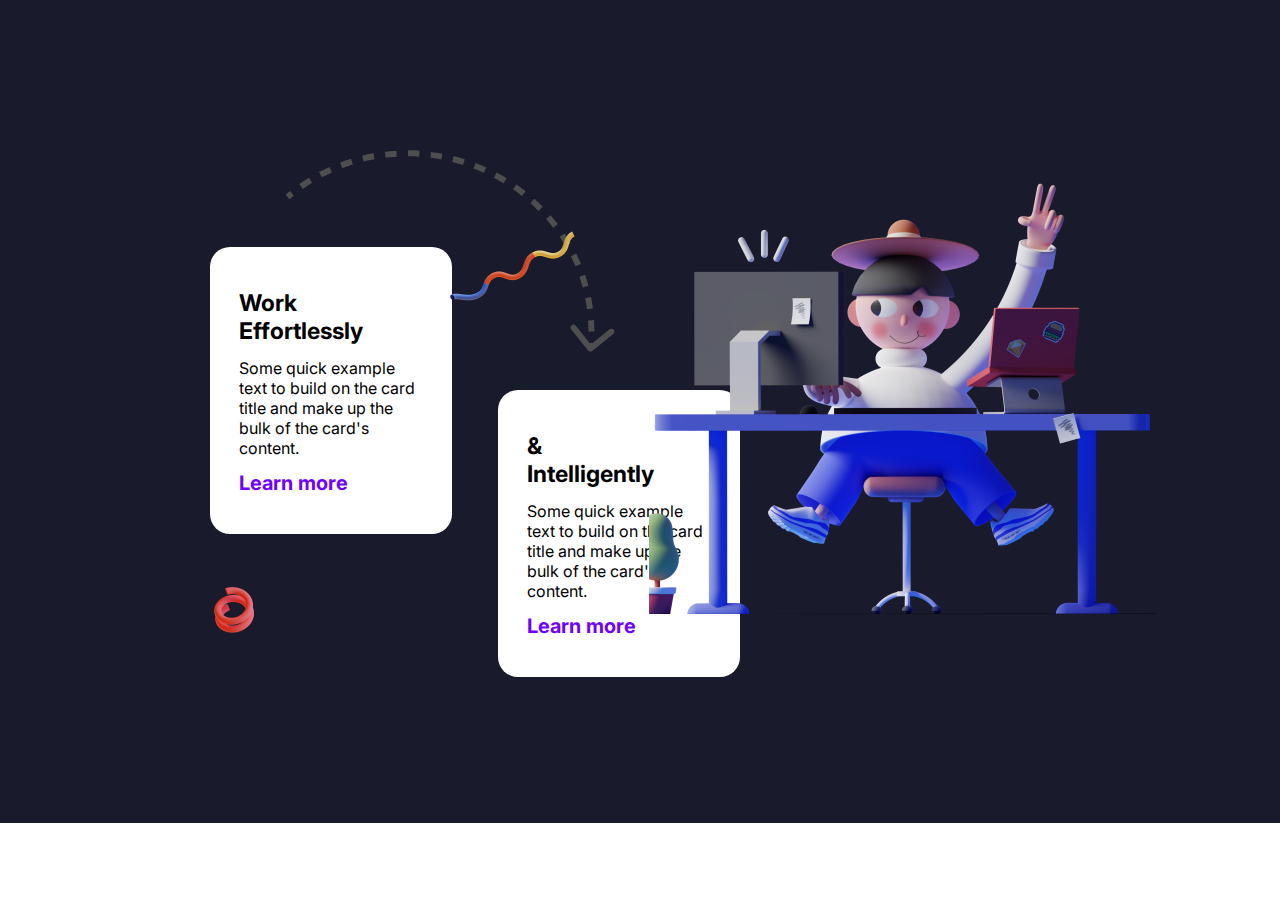
<file: Figma/try conversion/1.SImple page/index.html>
<!DOCTYPE html>
<html>
  <head>
    <meta charset="utf-8" />
    <meta name="viewport" content="initial-scale=1, width=device-width" />
    <link rel="stylesheet" href="./global.css" />
    <link rel="stylesheet" href="./index.css" />
    <link
      rel="stylesheet"
      href="https://fonts.googleapis.com/css2?family=Inter:wght@400;700&display=swap"
    />
  </head>
  <body>
    <div class="desktop-4">
      <div class="work-effortlessly-parent">
        <b class="work-effortlessly">Work Effortlessly</b>
        <div class="some-quick-example">
          Some quick example text to build on the card title and make up the
          bulk of the card's content.
        </div>
        <b class="learn-more">Learn more</b>
      </div>
      <div class="intelligently-parent">
        <b class="work-effortlessly">
          <p class="p">&</p>
          <p class="p">Intelligently</p>
        </b>
        <div class="some-quick-example">
          Some quick example text to build on the card title and make up the
          bulk of the card's content.
        </div>
        <b class="learn-more">Learn more</b>
      </div>
      <img class="desktop-4-child" alt="" src="./public/ellipse-1.svg" />

      <img class="desktop-4-item" alt="" src="./public/frame-1@2x.png" />

      <img class="doodle-7-1-icon" alt="" src="./public/doodle7-1@2x.png" />

      <img class="doodle-4-1-icon" alt="" src="./public/doodle4-1@2x.png" />
    </div>
  </body>
</html>
</file>
<file: Figma/try conversion/1.SImple page/global.css>
body {
  margin: 0;
  line-height: normal;
}

:root {
  /* fonts */
  --font-inter: Inter;

  /* font sizes */
  --font-size-xl: 20px;
  --font-size-base: 16px;
  --font-size-4xl: 23px;

  /* Colors */
  --color-white: #fff;
  --color-blue: #7000ff;
  --color-black: #000;

  /* border radiuses */
  --br-xl: 20px;
}
</file>
<file: Figma/try conversion/1.SImple page/index.css>
.learn-more,
.some-quick-example,
.work-effortlessly {
  position: absolute;
  top: 42px;
  left: 29px;
  display: inline-block;
  width: 169px;
  height: 60px;
}
.learn-more,
.some-quick-example {
  top: 111px;
  font-size: var(--font-size-base);
  width: 184px;
  height: 97px;
}
.learn-more {
  top: 224px;
  font-size: var(--font-size-xl);
  color: var(--color-blue);
  width: 115px;
  height: 21px;
}
.work-effortlessly-parent {
  position: absolute;
  top: 247px;
  left: 210px;
  border-radius: var(--br-xl);
  background-color: var(--color-white);
  width: 242px;
  height: 287px;
}
.p {
  margin: 0;
}
.intelligently-parent {
  position: absolute;
  top: 390px;
  left: 498px;
  border-radius: var(--br-xl);
  background-color: var(--color-white);
  width: 242px;
  height: 287px;
}
.desktop-4-child {
  position: absolute;
  top: 150.37px;
  left: 285.26px;
  width: 329.49px;
  height: 201.23px;
}
.desktop-4-item,
.doodle-4-1-icon,
.doodle-7-1-icon {
  position: absolute;
  height: 56.26%;
  width: 39.69%;
  top: 18.35%;
  right: 9.61%;
  bottom: 25.39%;
  left: 50.7%;
  max-width: 100%;
  overflow: hidden;
  max-height: 100%;
  object-fit: cover;
}
.doodle-4-1-icon,
.doodle-7-1-icon {
  height: 18.59%;
  width: 10.21%;
  top: 23.09%;
  right: 54.84%;
  bottom: 58.32%;
  left: 34.96%;
}
.doodle-4-1-icon {
  height: 15.07%;
  width: 8.27%;
  top: 67.31%;
  right: 77.79%;
  bottom: 17.62%;
  left: 13.94%;
}
.desktop-4 {
  position: relative;
  background-color: #191a2b;
  width: 100%;
  height: 823px;
  overflow: hidden;
  text-align: left;
  font-size: var(--font-size-4xl);
  color: var(--color-black);
  font-family: var(--font-inter);
}
</file>
